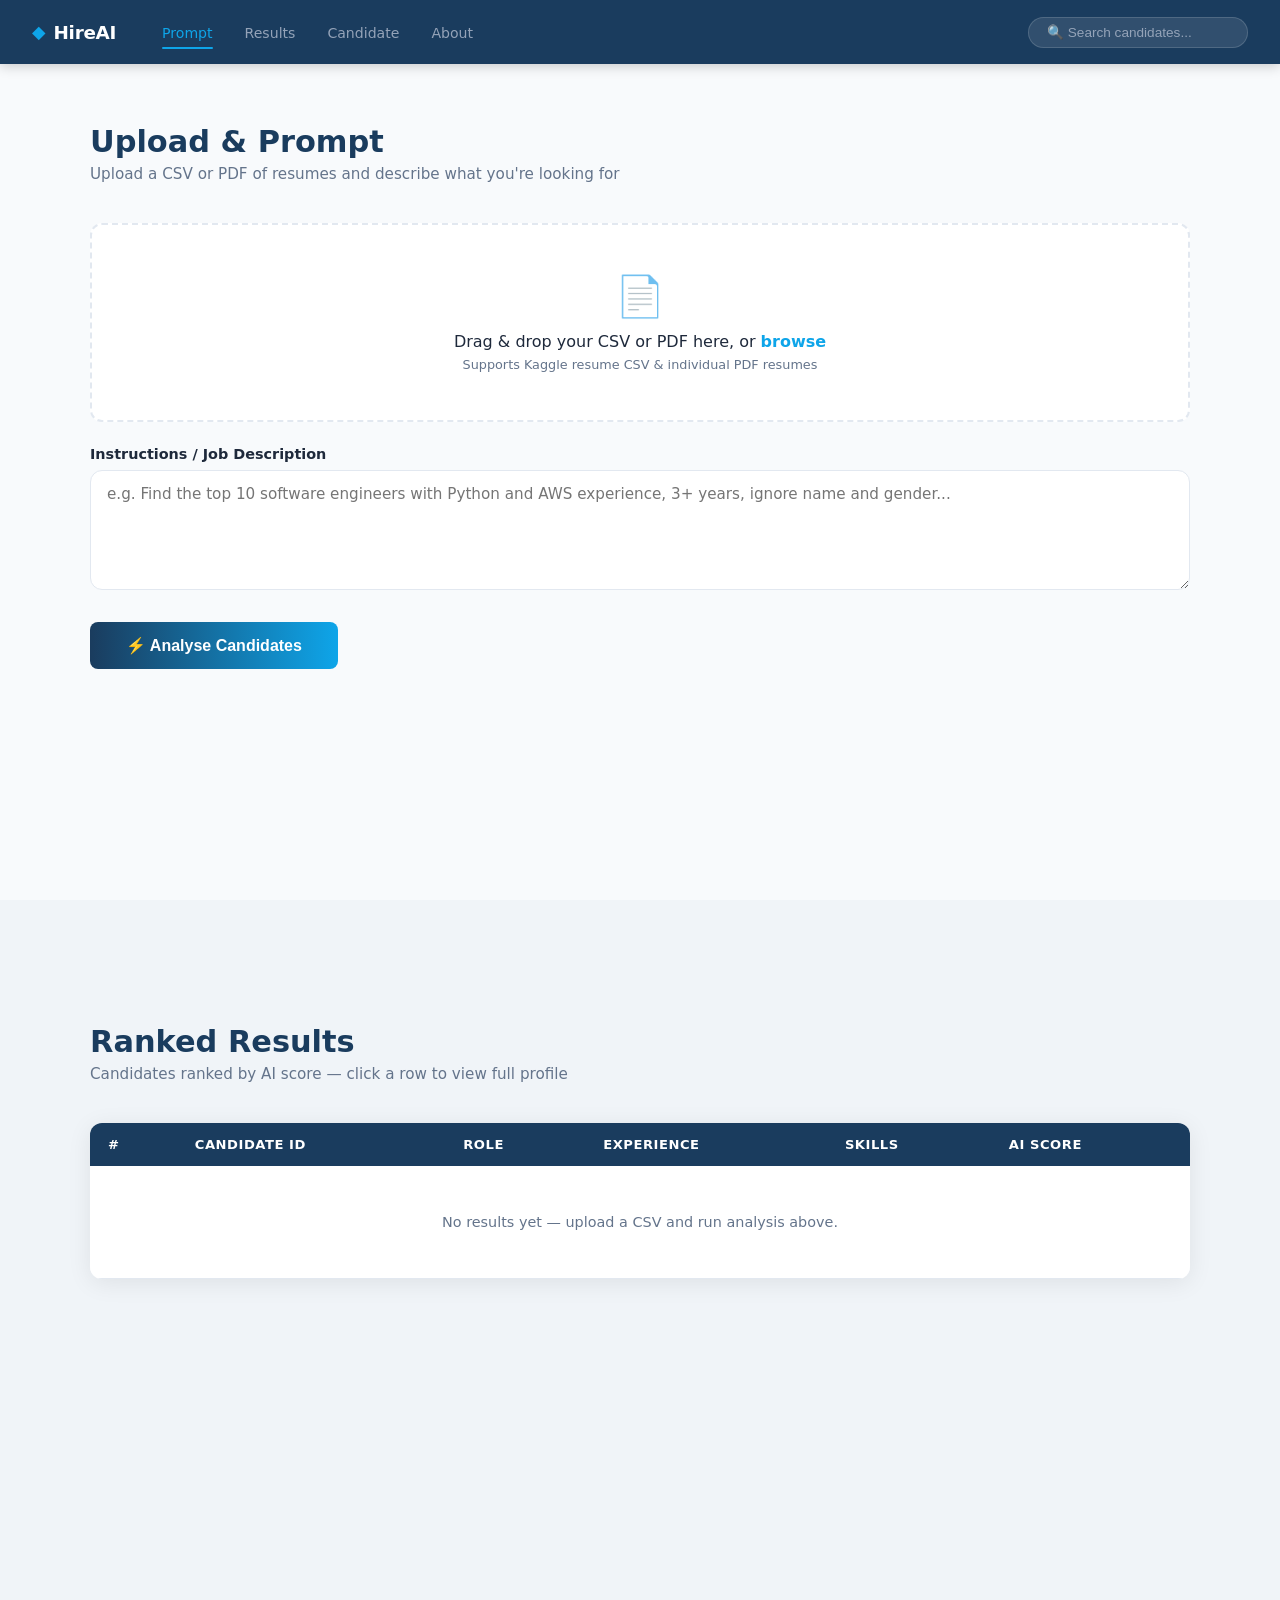
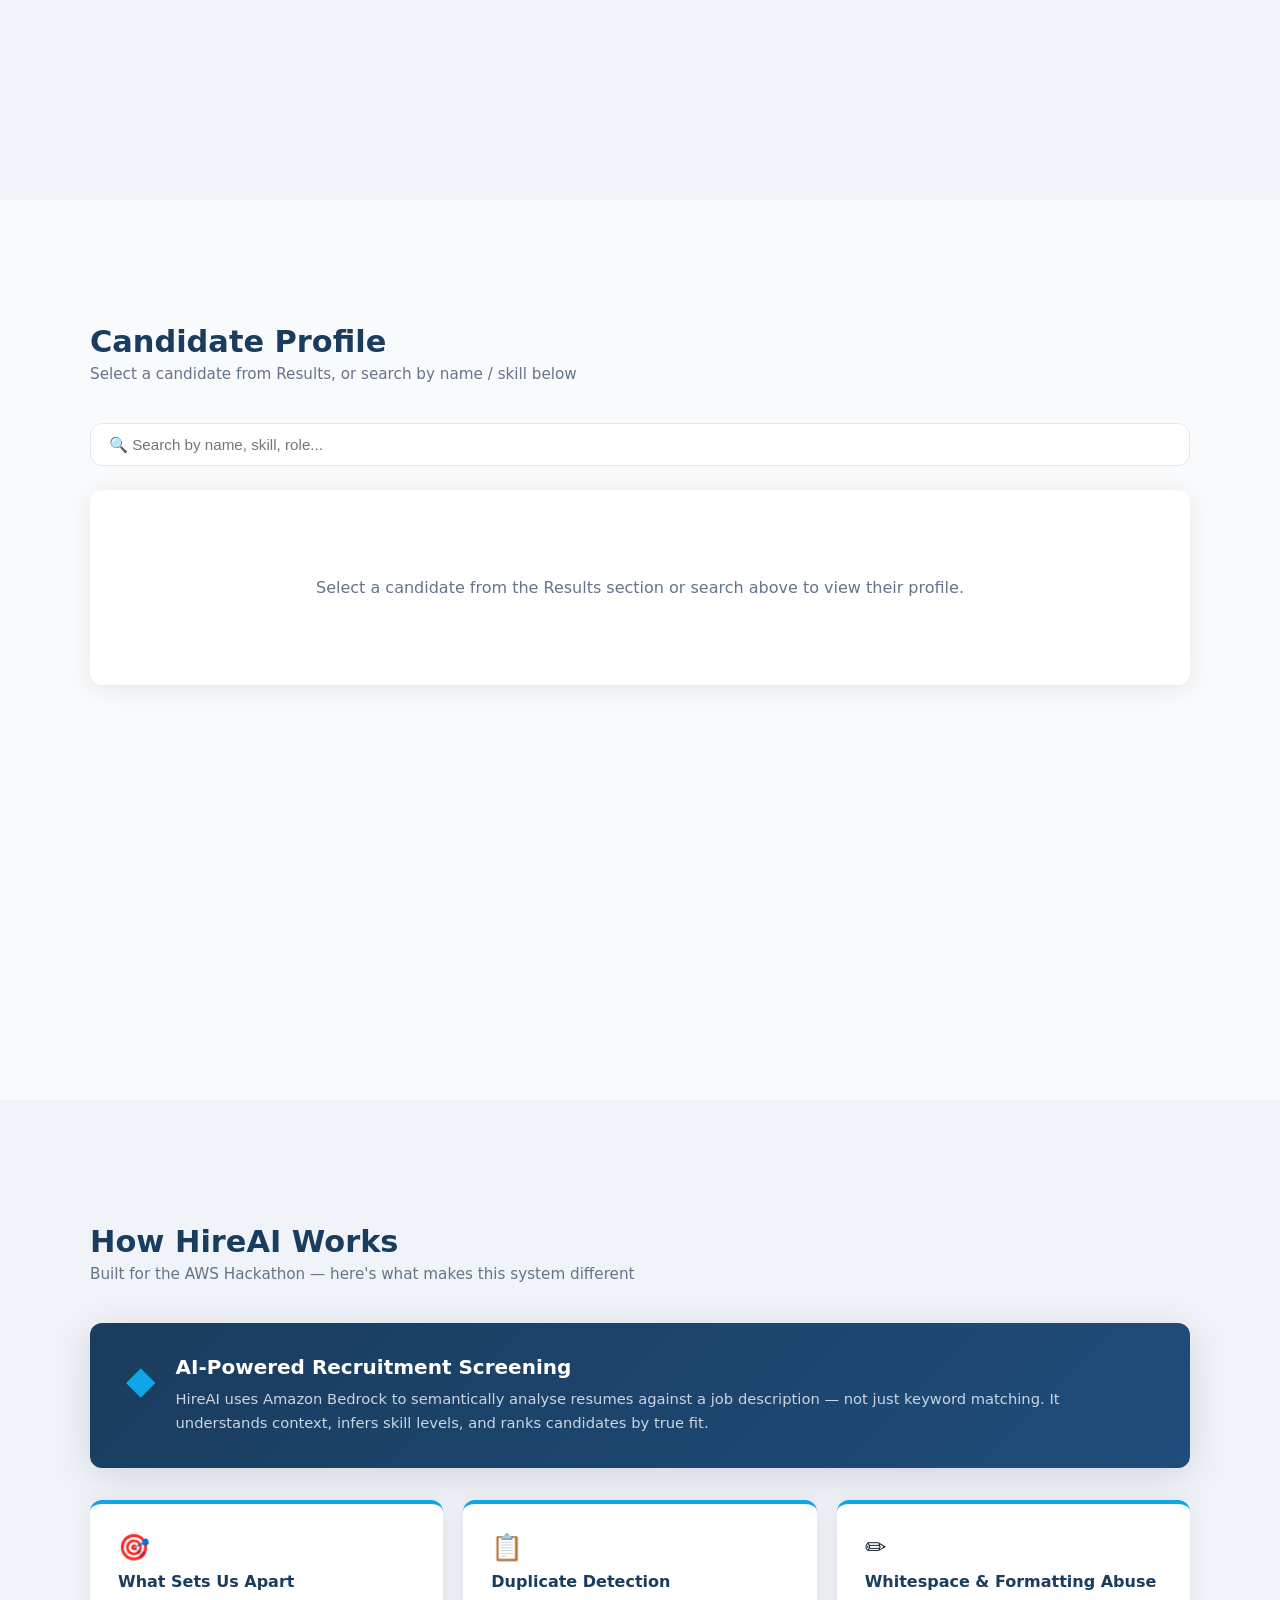
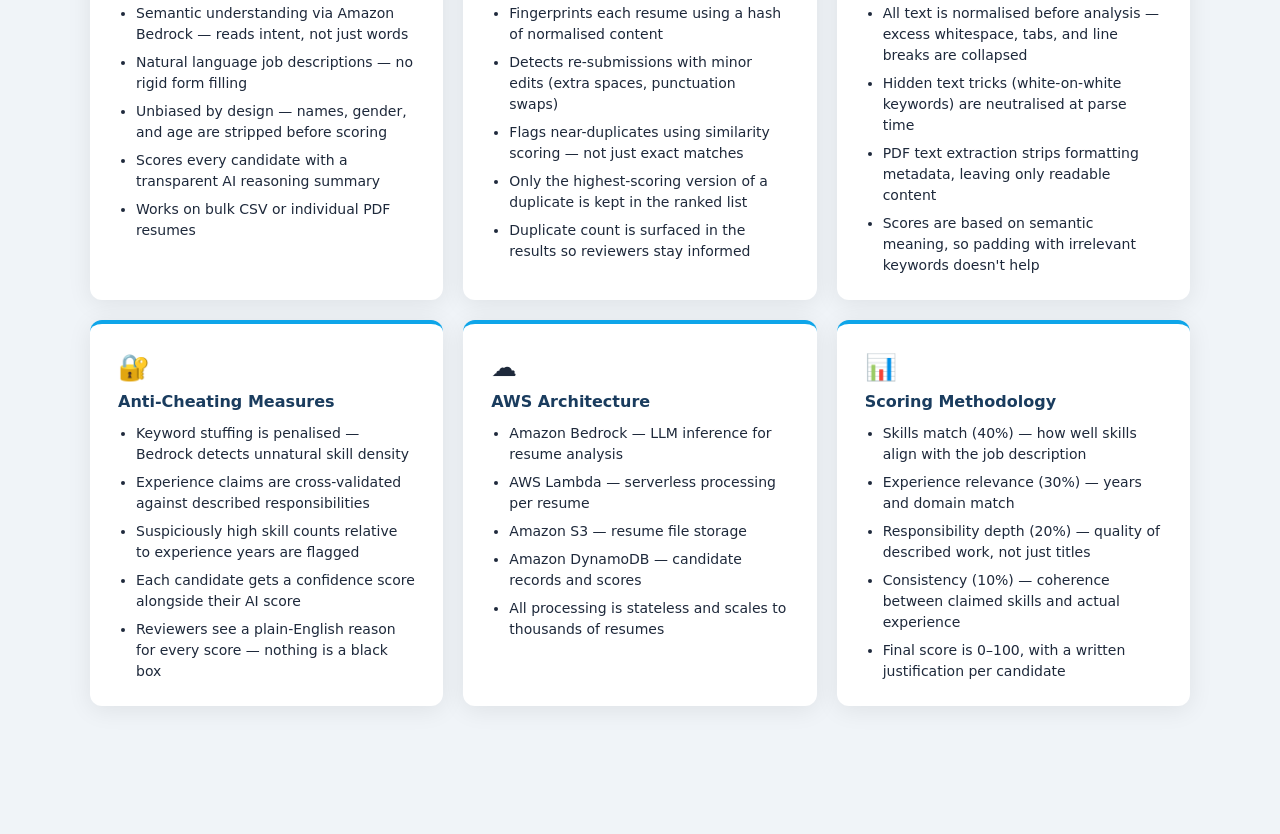
<file: frontend/index.html>
<!DOCTYPE html>
<html lang="en">
<head>
  <meta charset="UTF-8" />
  <meta name="viewport" content="width=device-width, initial-scale=1.0" />
  <title>HireAI</title>
  <link rel="stylesheet" href="styles.css" />
</head>
<body class="app-body">

  <!-- Sticky Nav -->
  <nav class="navbar" id="navbar">
    <div class="nav-brand">
      <span class="brand-icon-sm">&#9670;</span>
      <span class="brand-name-sm">HireAI</span>
    </div>
    <ul class="nav-links" id="navLinks">
      <li><a href="#prompt"    class="nav-link active" data-section="prompt">Prompt</a></li>
      <li><a href="#results"   class="nav-link"        data-section="results">Results</a></li>
      <li><a href="#candidate" class="nav-link"        data-section="candidate">Candidate</a></li>
      <li><a href="#dashboard" class="nav-link"        data-section="dashboard">About</a></li>
    </ul>
    <div class="nav-search">
      <input type="text" id="searchBar" placeholder="&#128269; Search candidates..." />
    </div>
  </nav>

  <!-- ── SECTION 1: Prompt / Upload ── -->
  <section id="prompt" class="section section-prompt">
    <div class="section-inner">
      <h2 class="section-title">Upload &amp; Prompt</h2>
      <p class="section-sub">Upload a CSV or PDF of resumes and describe what you're looking for</p>

      <div class="upload-area" id="uploadArea">
        <input type="file" id="csvInput" accept=".csv,.pdf" hidden />
        <div class="upload-box" id="uploadBox">
          <span class="upload-icon">&#128196;</span>
          <p>Drag &amp; drop your CSV or PDF here, or <span class="upload-link" id="uploadTrigger">browse</span></p>
          <p class="upload-hint">Supports Kaggle resume CSV &amp; individual PDF resumes</p>
        </div>
        <div class="file-chosen" id="fileChosen" style="display:none">
          <span id="fileName"></span>
          <button class="btn-clear" id="clearFile">&#10005;</button>
        </div>
      </div>

      <div class="prompt-box">
        <label for="promptInput">Instructions / Job Description</label>
        <textarea id="promptInput" rows="5"
          placeholder="e.g. Find the top 10 software engineers with Python and AWS experience, 3+ years, ignore name and gender..."></textarea>
      </div>

      <button class="btn-analyse" id="analyseBtn">&#9889; Analyse Candidates</button>
    </div>
  </section>

  <!-- ── SECTION 2: Results ── -->
  <section id="results" class="section section-results">
    <div class="section-inner">
      <h2 class="section-title">Ranked Results</h2>
      <p class="section-sub">Candidates ranked by AI score — click a row to view full profile</p>
      <div class="results-table-wrap">
        <table class="results-table" id="resultsTable">
          <thead>
            <tr>
              <th>#</th>
              <th>Candidate ID</th>
              <th>Role</th>
              <th>Experience</th>
              <th>Skills</th>
              <th>AI Score</th>
            </tr>
          </thead>
          <tbody id="resultsBody">
            <tr class="empty-row">
              <td colspan="6">No results yet — upload a CSV and run analysis above.</td>
            </tr>
          </tbody>
        </table>
      </div>
    </div>
  </section>

  <!-- ── SECTION 3: Candidate Detail ── -->
  <section id="candidate" class="section section-candidate">
    <div class="section-inner">
      <h2 class="section-title">Candidate Profile</h2>
      <p class="section-sub">Select a candidate from Results, or search by name / skill below</p>

      <div class="cand-search-wrap">
        <input type="text" id="candidateSearch" placeholder="&#128269; Search by name, skill, role..." />
        <div class="cand-search-results" id="candSearchResults"></div>
      </div>

      <div class="candidate-card" id="candidateCard">
        <p class="no-selection">Select a candidate from the Results section or search above to view their profile.</p>
      </div>
    </div>
  </section>

  <!-- ── SECTION 4: About HireAI ── -->
  <section id="dashboard" class="section section-dashboard">
    <div class="section-inner">
      <h2 class="section-title">How HireAI Works</h2>
      <p class="section-sub">Built for the AWS Hackathon — here's what makes this system different</p>

      <div class="dash-hero">
        <div class="dash-hero-icon">&#9670;</div>
        <div>
          <h3>AI-Powered Recruitment Screening</h3>
          <p>HireAI uses Amazon Bedrock to semantically analyse resumes against a job description — not just keyword matching. It understands context, infers skill levels, and ranks candidates by true fit.</p>
        </div>
      </div>

      <div class="dash-grid">

        <div class="dash-card">
          <div class="dash-card-icon">&#127919;</div>
          <h4>What Sets Us Apart</h4>
          <ul>
            <li>Semantic understanding via Amazon Bedrock — reads intent, not just words</li>
            <li>Natural language job descriptions — no rigid form filling</li>
            <li>Unbiased by design — names, gender, and age are stripped before scoring</li>
            <li>Scores every candidate with a transparent AI reasoning summary</li>
            <li>Works on bulk CSV or individual PDF resumes</li>
          </ul>
        </div>

        <div class="dash-card">
          <div class="dash-card-icon">&#128203;</div>
          <h4>Duplicate Detection</h4>
          <ul>
            <li>Fingerprints each resume using a hash of normalised content</li>
            <li>Detects re-submissions with minor edits (extra spaces, punctuation swaps)</li>
            <li>Flags near-duplicates using similarity scoring — not just exact matches</li>
            <li>Only the highest-scoring version of a duplicate is kept in the ranked list</li>
            <li>Duplicate count is surfaced in the results so reviewers stay informed</li>
          </ul>
        </div>

        <div class="dash-card">
          <div class="dash-card-icon">&#9999;&#65039;</div>
          <h4>Whitespace &amp; Formatting Abuse</h4>
          <ul>
            <li>All text is normalised before analysis — excess whitespace, tabs, and line breaks are collapsed</li>
            <li>Hidden text tricks (white-on-white keywords) are neutralised at parse time</li>
            <li>PDF text extraction strips formatting metadata, leaving only readable content</li>
            <li>Scores are based on semantic meaning, so padding with irrelevant keywords doesn't help</li>
          </ul>
        </div>

        <div class="dash-card">
          <div class="dash-card-icon">&#128272;</div>
          <h4>Anti-Cheating Measures</h4>
          <ul>
            <li>Keyword stuffing is penalised — Bedrock detects unnatural skill density</li>
            <li>Experience claims are cross-validated against described responsibilities</li>
            <li>Suspiciously high skill counts relative to experience years are flagged</li>
            <li>Each candidate gets a confidence score alongside their AI score</li>
            <li>Reviewers see a plain-English reason for every score — nothing is a black box</li>
          </ul>
        </div>

        <div class="dash-card">
          <div class="dash-card-icon">&#9729;&#65039;</div>
          <h4>AWS Architecture</h4>
          <ul>
            <li>Amazon Bedrock — LLM inference for resume analysis</li>
            <li>AWS Lambda — serverless processing per resume</li>
            <li>Amazon S3 — resume file storage</li>
            <li>Amazon DynamoDB — candidate records and scores</li>
            <li>All processing is stateless and scales to thousands of resumes</li>
          </ul>
        </div>

        <div class="dash-card">
          <div class="dash-card-icon">&#128202;</div>
          <h4>Scoring Methodology</h4>
          <ul>
            <li>Skills match (40%) — how well skills align with the job description</li>
            <li>Experience relevance (30%) — years and domain match</li>
            <li>Responsibility depth (20%) — quality of described work, not just titles</li>
            <li>Consistency (10%) — coherence between claimed skills and actual experience</li>
            <li>Final score is 0–100, with a written justification per candidate</li>
          </ul>
        </div>

      </div>
    </div>
  </section>

  <script src="config.js"></script>
  <script src="app-integrated.js"></script>
</body>
</html>
</file>
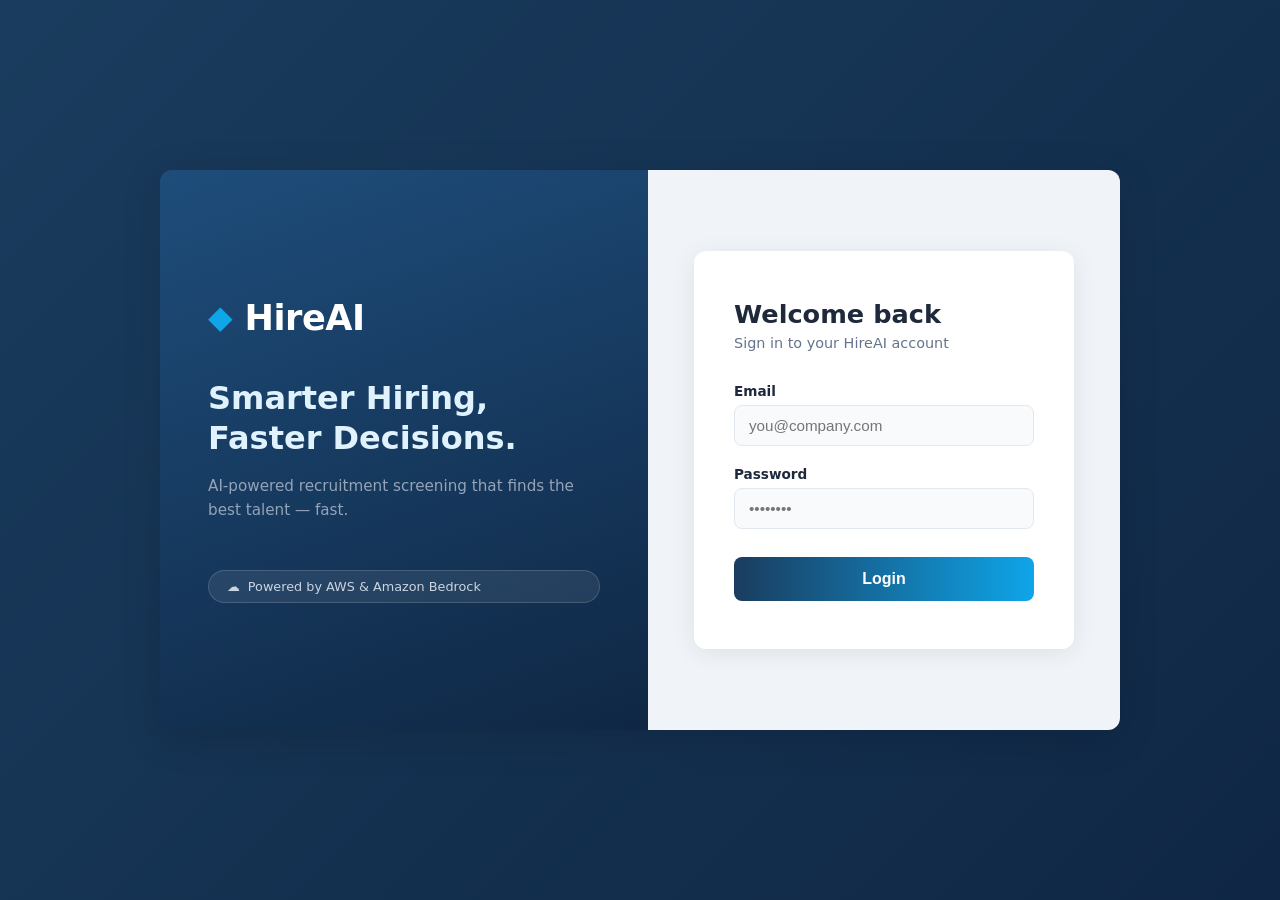
<file: frontend/login.html>
<!DOCTYPE html>
<html lang="en">
<head>
  <meta charset="UTF-8" />
  <meta name="viewport" content="width=device-width, initial-scale=1.0" />
  <title>HireAI – Login</title>
  <link rel="stylesheet" href="styles.css" />
</head>
<body class="login-body">
  <div class="login-container">
    <!-- Left branding panel -->
    <div class="login-left">
      <div class="brand">
        <div class="brand-icon">&#9670;</div>
        <h1 class="brand-name">HireAI</h1>
      </div>
      <p class="tagline">Smarter Hiring,<br/>Faster Decisions.</p>
      <p class="sub-tagline">AI-powered recruitment screening that finds the best talent — fast.</p>
      <div class="aws-badge">
        <span>&#9729;</span> Powered by AWS &amp; Amazon Bedrock
      </div>
    </div>

    <!-- Right form panel -->
    <div class="login-right">
      <div class="login-card">
        <h2>Welcome back</h2>
        <p class="login-sub">Sign in to your HireAI account</p>
        <form id="loginForm">
          <div class="field-group">
            <label for="email">Email</label>
            <input type="email" id="email" placeholder="you@company.com" required />
          </div>
          <div class="field-group">
            <label for="password">Password</label>
            <input type="password" id="password" placeholder="••••••••" required />
          </div>
          <button type="submit" class="btn-login">Login</button>
        </form>
      </div>
    </div>
  </div>
  <script src="app.js"></script>
</body>
</html>
</file>
<file: frontend/styles.css>
/* ── Reset & Base ── */
*, *::before, *::after { box-sizing: border-box; margin: 0; padding: 0; }

:root {
  --primary:    #1a3c5e;   /* deep navy */
  --accent:     #0ea5e9;   /* sky blue  */
  --accent2:    #06b6d4;   /* cyan      */
  --bg:         #f0f4f8;
  --surface:    #ffffff;
  --text:       #1e293b;
  --muted:      #64748b;
  --border:     #e2e8f0;
  --success:    #10b981;
  --nav-h:      64px;
  --radius:     12px;
  --shadow:     0 4px 24px rgba(0,0,0,.08);
  --shadow-lg:  0 8px 40px rgba(0,0,0,.13);
}

html { scroll-behavior: smooth; }
body { font-family: 'Segoe UI', system-ui, sans-serif; color: var(--text); }

/* ════════════════════════════════
   LOGIN PAGE
════════════════════════════════ */
.login-body {
  min-height: 100vh;
  background: linear-gradient(135deg, var(--primary) 0%, #0f2744 100%);
  display: flex; align-items: center; justify-content: center;
}

.login-container {
  display: flex;
  width: min(960px, 95vw);
  min-height: 560px;
  border-radius: var(--radius);
  overflow: hidden;
  box-shadow: var(--shadow-lg);
}

/* Left branding */
.login-left {
  flex: 1;
  background: linear-gradient(160deg, #1e4d7b 0%, #0f2744 100%);
  padding: 56px 48px;
  display: flex; flex-direction: column; justify-content: center;
  color: #fff;
}

.brand { display: flex; align-items: center; gap: 12px; margin-bottom: 40px; }
.brand-icon { font-size: 2rem; color: var(--accent); }
.brand-name { font-size: 2.2rem; font-weight: 700; letter-spacing: -0.5px; }

.tagline {
  font-size: 2rem; font-weight: 700; line-height: 1.25;
  margin-bottom: 16px; color: #e0f2fe;
}
.sub-tagline { font-size: .95rem; color: #94a3b8; line-height: 1.6; margin-bottom: 48px; }

.aws-badge {
  display: inline-flex; align-items: center; gap: 8px;
  background: rgba(255,255,255,.08);
  border: 1px solid rgba(255,255,255,.15);
  border-radius: 999px;
  padding: 8px 18px;
  font-size: .8rem; color: #cbd5e1;
}

/* Right form */
.login-right {
  flex: 1; background: var(--bg);
  display: flex; align-items: center; justify-content: center;
  padding: 48px 40px;
}

.login-card {
  background: var(--surface);
  border-radius: var(--radius);
  padding: 48px 40px;
  width: 100%; max-width: 380px;
  box-shadow: var(--shadow);
}

.login-card h2 { font-size: 1.6rem; font-weight: 700; margin-bottom: 6px; }
.login-sub { color: var(--muted); font-size: .9rem; margin-bottom: 32px; }

.field-group { margin-bottom: 20px; }
.field-group label { display: block; font-size: .85rem; font-weight: 600; margin-bottom: 6px; color: var(--text); }
.field-group input {
  width: 100%; padding: 11px 14px;
  border: 1.5px solid var(--border); border-radius: 8px;
  font-size: .95rem; outline: none; transition: border-color .2s;
  background: #f8fafc;
}
.field-group input:focus { border-color: var(--accent); background: #fff; }

.btn-login {
  width: 100%; padding: 13px;
  background: linear-gradient(90deg, var(--primary), var(--accent));
  color: #fff; border: none; border-radius: 8px;
  font-size: 1rem; font-weight: 600; cursor: pointer;
  transition: opacity .2s, transform .15s;
  margin-top: 8px;
}
.btn-login:hover { opacity: .9; transform: translateY(-1px); }
.btn-login:active { transform: translateY(0); }

/* ════════════════════════════════
   APP PAGE – NAVBAR
════════════════════════════════ */
.app-body { background: var(--bg); min-height: 100vh; }

.navbar {
  position: fixed; top: 0; left: 0; right: 0; z-index: 100;
  height: var(--nav-h);
  background: var(--primary);
  display: flex; align-items: center;
  padding: 0 32px; gap: 32px;
  box-shadow: 0 2px 12px rgba(0,0,0,.2);
}

.nav-brand { display: flex; align-items: center; gap: 8px; color: #fff; flex-shrink: 0; }
.brand-icon-sm { font-size: 1.1rem; color: var(--accent); }
.brand-name-sm { font-size: 1.15rem; font-weight: 700; letter-spacing: -.3px; }

.nav-links {
  display: flex; list-style: none; gap: 4px; flex: 1;
}

.nav-link {
  color: #94a3b8;
  text-decoration: none;
  font-size: .88rem; font-weight: 500;
  padding: 6px 14px;
  border-radius: 6px;
  position: relative;
  transition: color .2s;
}
.nav-link::after {
  content: '';
  position: absolute; bottom: -2px; left: 14px; right: 14px;
  height: 2px; border-radius: 2px;
  background: var(--accent);
  transform: scaleX(0); transition: transform .2s;
}
.nav-link:hover { color: #e0f2fe; }
.nav-link.active {
  color: var(--accent);
}
.nav-link.active::after { transform: scaleX(1); }

.nav-search input {
  background: rgba(255,255,255,.1);
  border: 1px solid rgba(255,255,255,.15);
  border-radius: 999px;
  padding: 7px 18px;
  color: #fff; font-size: .85rem; outline: none;
  width: 220px; transition: background .2s, width .3s;
}
.nav-search input::placeholder { color: #94a3b8; }
.nav-search input:focus { background: rgba(255,255,255,.18); width: 280px; }

/* ════════════════════════════════
   SECTIONS
════════════════════════════════ */
.section {
  min-height: 100vh;
  padding: calc(var(--nav-h) + 60px) 40px 80px;
  display: flex; align-items: flex-start; justify-content: center;
}

.section-inner { width: 100%; max-width: 1100px; }

.section-title {
  font-size: 1.9rem; font-weight: 700;
  color: var(--primary); margin-bottom: 6px;
}
.section-sub { color: var(--muted); font-size: .95rem; margin-bottom: 40px; }

/* Dashboard – new info layout */
.section-dashboard { background: var(--bg); }

.dash-hero {
  display: flex; align-items: flex-start; gap: 20px;
  background: linear-gradient(135deg, var(--primary) 0%, #1e4d7b 100%);
  color: #fff; border-radius: var(--radius);
  padding: 32px 36px; margin-bottom: 32px;
  box-shadow: var(--shadow-lg);
}
.dash-hero-icon { font-size: 2.4rem; flex-shrink: 0; margin-top: 2px; color: var(--accent); }
.dash-hero h3 { font-size: 1.25rem; font-weight: 700; margin-bottom: 8px; }
.dash-hero p  { font-size: .92rem; color: #cbd5e1; line-height: 1.65; }

.dash-grid {
  display: grid;
  grid-template-columns: repeat(auto-fit, minmax(300px, 1fr));
  gap: 20px; margin-bottom: 48px;
}

.dash-card {
  background: var(--surface);
  border-radius: var(--radius);
  padding: 28px 28px 24px;
  box-shadow: var(--shadow);
  border-top: 4px solid var(--accent);
}
.dash-card-icon { font-size: 1.6rem; margin-bottom: 10px; }
.dash-card h4 { font-size: 1rem; font-weight: 700; color: var(--primary); margin-bottom: 12px; }
.dash-card ul { padding-left: 18px; display: flex; flex-direction: column; gap: 7px; }
.dash-card li { font-size: .875rem; color: var(--text); line-height: 1.5; }

.scroll-hint {
  text-align: center; color: var(--muted); font-size: .9rem;
  animation: bounce 2s infinite;
}
@keyframes bounce {
  0%,100% { transform: translateY(0); }
  50%      { transform: translateY(6px); }
}

/* Prompt */
.section-prompt { background: #f8fafc; }

.upload-box {
  border: 2px dashed var(--border);
  border-radius: var(--radius);
  padding: 48px 32px;
  text-align: center;
  cursor: pointer;
  transition: border-color .2s, background .2s;
  background: var(--surface);
  margin-bottom: 24px;
}
.upload-box:hover { border-color: var(--accent); background: #f0f9ff; }
.upload-icon { font-size: 2.5rem; display: block; margin-bottom: 12px; }
.upload-link { color: var(--accent); cursor: pointer; font-weight: 600; }
.upload-hint { font-size: .8rem; color: var(--muted); margin-top: 6px; }

.file-chosen {
  display: flex; align-items: center; gap: 12px;
  background: #f0fdf4; border: 1px solid #bbf7d0;
  border-radius: 8px; padding: 12px 16px;
  font-size: .9rem; color: var(--success); font-weight: 500;
  margin-bottom: 24px;
}
.btn-clear {
  background: none; border: none; cursor: pointer;
  color: var(--muted); font-size: 1rem; margin-left: auto;
}

.prompt-box { margin-bottom: 28px; }
.prompt-box label { display: block; font-weight: 600; font-size: .9rem; margin-bottom: 8px; }
.prompt-box textarea {
  width: 100%; padding: 14px 16px;
  border: 1.5px solid var(--border); border-radius: var(--radius);
  font-size: .95rem; font-family: inherit; resize: vertical;
  outline: none; transition: border-color .2s;
  background: var(--surface);
}
.prompt-box textarea:focus { border-color: var(--accent); }

.btn-analyse {
  padding: 14px 36px;
  background: linear-gradient(90deg, var(--primary), var(--accent));
  color: #fff; border: none; border-radius: 8px;
  font-size: 1rem; font-weight: 600; cursor: pointer;
  transition: opacity .2s, transform .15s;
}
.btn-analyse:hover { opacity: .9; transform: translateY(-1px); }

/* Results */
.section-results { background: var(--bg); }

.results-table-wrap { overflow-x: auto; border-radius: var(--radius); box-shadow: var(--shadow); }

.results-table {
  width: 100%; border-collapse: collapse;
  background: var(--surface);
  font-size: .9rem;
}
.results-table thead tr {
  background: var(--primary); color: #fff;
}
.results-table th, .results-table td {
  padding: 14px 18px; text-align: left;
}
.results-table th { font-weight: 600; font-size: .82rem; letter-spacing: .04em; text-transform: uppercase; }
.results-table tbody tr {
  border-bottom: 1px solid var(--border);
  cursor: pointer; transition: background .15s;
}
.results-table tbody tr:hover { background: #f0f9ff; }
.results-table tbody tr.selected { background: #e0f2fe; }

.score-badge {
  display: inline-block;
  padding: 3px 10px; border-radius: 999px;
  font-weight: 700; font-size: .82rem;
}
.score-high   { background: #dcfce7; color: #15803d; }
.score-medium { background: #fef9c3; color: #a16207; }
.score-low    { background: #fee2e2; color: #b91c1c; }

.empty-row td { text-align: center; color: var(--muted); padding: 48px; }

/* Candidate Detail */
.section-candidate { background: #f8fafc; }

.candidate-card {
  background: var(--surface);
  border-radius: var(--radius);
  padding: 40px;
  box-shadow: var(--shadow);
}
.no-selection { color: var(--muted); text-align: center; padding: 48px 0; }

.candidate-header {
  display: flex; align-items: center; gap: 20px; margin-bottom: 32px;
  padding-bottom: 24px; border-bottom: 1px solid var(--border);
}
.candidate-avatar {
  width: 64px; height: 64px; border-radius: 50%;
  background: linear-gradient(135deg, var(--primary), var(--accent));
  display: flex; align-items: center; justify-content: center;
  color: #fff; font-size: 1.5rem; font-weight: 700; flex-shrink: 0;
}
.candidate-meta h3 { font-size: 1.4rem; font-weight: 700; margin-bottom: 4px; }
.candidate-meta p  { color: var(--muted); font-size: .9rem; }

.detail-grid {
  display: grid; grid-template-columns: repeat(auto-fit, minmax(240px, 1fr));
  gap: 20px; margin-bottom: 28px;
}
.detail-item label { font-size: .78rem; font-weight: 600; color: var(--muted); text-transform: uppercase; letter-spacing: .05em; display: block; margin-bottom: 4px; }
.detail-item span  { font-size: .95rem; color: var(--text); }

.skills-list { display: flex; flex-wrap: wrap; gap: 8px; margin-top: 8px; }
.skill-tag {
  background: #e0f2fe; color: var(--primary);
  padding: 4px 12px; border-radius: 999px;
  font-size: .8rem; font-weight: 500;
}

/* AI Verdict block */
.ai-verdict {
  display: flex; align-items: flex-start; gap: 14px;
  border-radius: 10px; padding: 18px 20px;
  margin-bottom: 28px;
}
.ai-verdict.high   { background: #f0fdf4; border: 1px solid #bbf7d0; }
.ai-verdict.medium { background: #fefce8; border: 1px solid #fde68a; }
.ai-verdict.low    { background: #fff1f2; border: 1px solid #fecdd3; }
.verdict-icon { font-size: 1.4rem; flex-shrink: 0; margin-top: 1px; }
.ai-verdict strong { display: block; font-size: .95rem; margin-bottom: 4px; }
.ai-verdict p { font-size: .875rem; color: var(--muted); line-height: 1.6; }

/* Candidate section inline search */
.cand-search-wrap {
  position: relative; margin-bottom: 24px;
}
.cand-search-wrap input {
  width: 100%; padding: 12px 18px;
  border: 1.5px solid var(--border); border-radius: var(--radius);
  font-size: .95rem; outline: none; transition: border-color .2s;
  background: var(--surface);
}
.cand-search-wrap input:focus { border-color: var(--accent); }

.cand-search-results {
  display: none;
  position: absolute; top: calc(100% + 4px); left: 0; right: 0;
  background: var(--surface); border: 1px solid var(--border);
  border-radius: var(--radius); box-shadow: var(--shadow-lg);
  z-index: 50; overflow: hidden;
}
.cand-result-item {
  display: flex; align-items: center; gap: 12px;
  padding: 12px 18px; cursor: pointer;
  border-bottom: 1px solid var(--border);
  transition: background .15s; font-size: .88rem;
}
.cand-result-item:last-child { border-bottom: none; }
.cand-result-item:hover { background: #f0f9ff; }
.cand-result-item.muted { color: var(--muted); cursor: default; }
.cri-id   { font-weight: 600; color: var(--primary); min-width: 110px; }
.cri-role { flex: 1; color: var(--muted); }

/* Responsive */
@media (max-width: 700px) {
  .login-left { display: none; }
  .login-container { min-height: unset; }
  .navbar { padding: 0 16px; gap: 16px; }
  .nav-search input { width: 140px; }
  .section { padding: calc(var(--nav-h) + 32px) 16px 60px; }
}

/* Search highlight */
.highlight { background: #fef08a; border-radius: 2px; }
</file>
